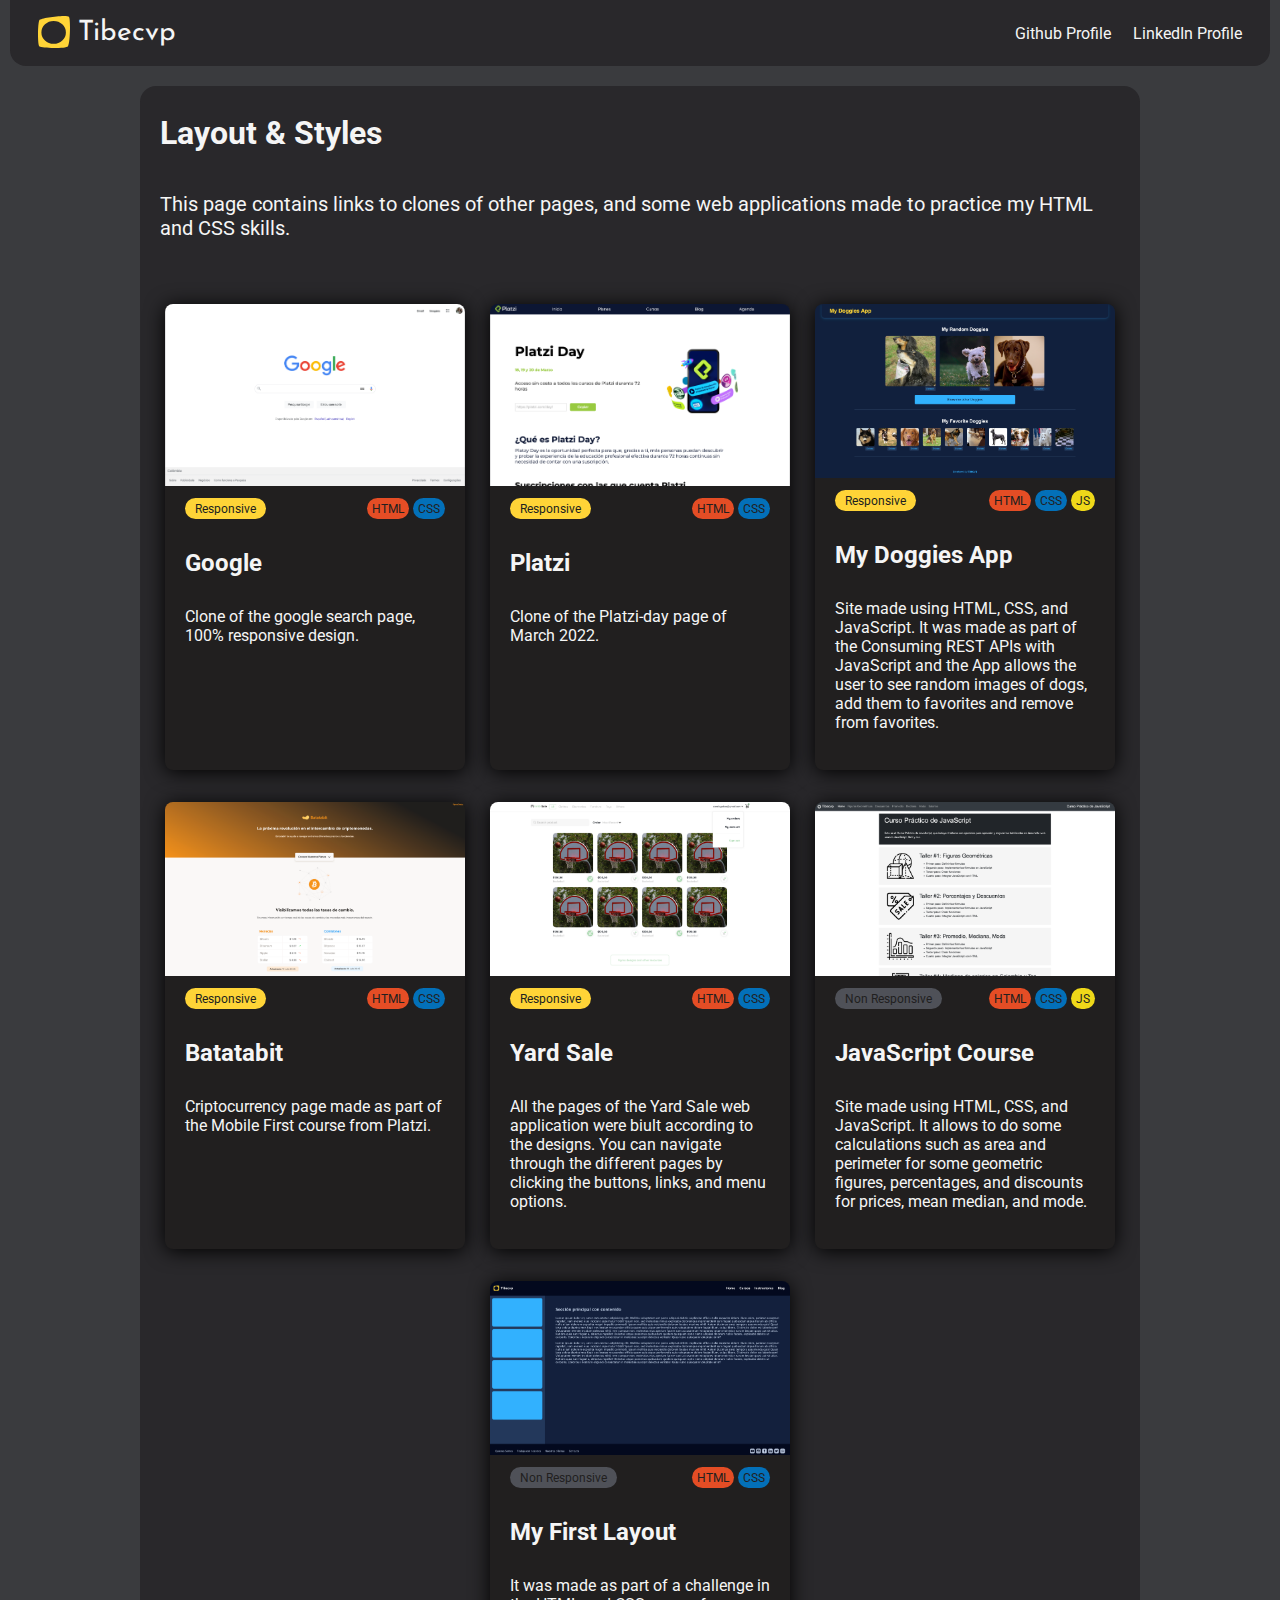
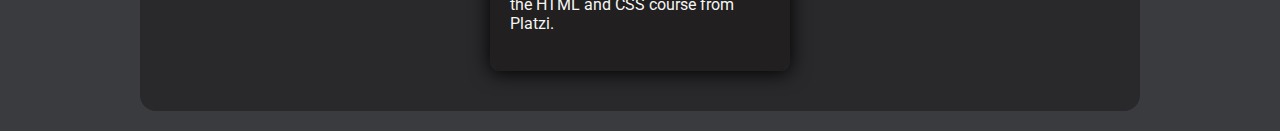
<file: index.html>
<!DOCTYPE html>
<html lang="en">

<head>
    <meta charset="UTF-8">
    <meta http-equiv="X-UA-Compatible" content="IE=edge">
    <meta name="viewport" content="width=device-width, initial-scale=1.0">
    <title>Tibecvp - HTML & CSS</title>
    <link rel="shortcut icon" href="./assets/logo.png" type="image/x-icon">
    <link rel="stylesheet" href="style.css">
    <link rel="preconnect" href="https://fonts.googleapis.com">
    <link rel="preconnect" href="https://fonts.gstatic.com" crossorigin>
    <link href="https://fonts.googleapis.com/css2?family=Roboto:wght@400;500;700&display=swap" rel="stylesheet">
    <link rel="preconnect" href="https://fonts.googleapis.com">
    <link rel="preconnect" href="https://fonts.gstatic.com" crossorigin>
    <link href="https://fonts.googleapis.com/css2?family=Josefin+Sans:wght@400;500;600;700&display=swap"
        rel="stylesheet">
</head>

<body>
    <header>
        <div class="logo">
            <figure>
                <svg viewBox="0 0 135.46666 135.46667">
                    <path id="path3579" style="fill:#ffd437;stroke-width:2.52829"
                        inkscape:transform-center-x="-1.7745833e-06" inkscape:transform-center-y="-1.8138334e-05"
                        d="M 410.57031 0.033203125 C 278.57597 1.2907444 38.47697 39.00594 21.033203 67.472656 C -2.2251528 105.42828 -12.510991 460.43851 23.865234 488.79883 C 60.241486 517.15912 447.11357 524.52141 479.88672 482.16016 C 512.65987 439.79893 525.17788 50.122725 494.2793 12.621094 C 486.55465 3.2456798 454.56843 -0.38597731 410.57031 0.033203125 z M 250.33984 79.033203 A 195.93255 183.26621 0 0 1 446.27148 262.29883 A 195.93255 183.26621 0 0 1 250.33984 445.56641 A 195.93255 183.26621 0 0 1 54.40625 262.29883 A 195.93255 183.26621 0 0 1 250.33984 79.033203 z "
                        transform="scale(0.26458333)" />
                </svg>
            </figure>
            <span>Tibecvp</span>
        </div>
        <div class="options">
            <a href="https://github.com/tibecvp" target="_blank">Github Profile</a>
            <a href="https://www.linkedin.com/in/tiberiocalderonv/" target="_blank">LinkedIn Profile</a>
        </div>
    </header>
    <main>
        <section class="text-section">
            <h1>Layout & Styles</h1>
            <p>This page contains links to clones of other pages, and some web applications made to practice my HTML and CSS skills.</p>
        </section>
        <div class="cards-container">
            <div class="card">
                <a href="./pages/googleClon/" target="_blank">
                    <img src="./assets/img/google-screenshot.png" alt="">
                    <div class="tag-container">
                        <div class="tag responsive">
                            <span>Responsive</span>
                        </div>
                        <div class="tag-technologies">
                            <div class="tag tag-html">
                                <span class="">HTML</span>
                            </div>
                            <div class="tag tag-css">
                                <span class="">CSS</span>
                            </div>
                        </div>
                    </div>
                    <h2>Google</h2>
                    <p>Clone of the google search page, 100% responsive design.</p>
                </a>
            </div>
            <div class="card">
                <a href="./pages/platziChallenge/" target="_blank">
                    <img src="./assets/img/platzi-screenshot.png" alt="">
                    <div class="tag-container">
                        <div class="tag responsive">
                            <span>Responsive</span>
                        </div>
                        <div class="tag-technologies">
                            <div class="tag tag-html">
                                <span class="">HTML</span>
                            </div>
                            <div class="tag tag-css">
                                <span class="">CSS</span>
                            </div>
                        </div>
                    </div>
                    <h2>Platzi</h2>
                    <p>Clone of the Platzi-day page of March 2022.</p>
                </a>
            </div>
            <div class="card">
                <a href="https://tibecvp.github.io/curso-api-rest-1/" target="_blank">
                    <img src="./assets/img/my-doggies-screenshot.png" alt="">
                    <div class="tag-container">
                        <div class="tag responsive">
                            <span>Responsive</span>
                        </div>
                        <div class="tag-technologies">
                            <div class="tag tag-html">
                                <span class="">HTML</span>
                            </div>
                            <div class="tag tag-css">
                                <span class="">CSS</span>
                            </div>
                            <div class="tag tag-js">
                                <span class="">JS</span>
                            </div>
                        </div>
                    </div>
                    <h2>My Doggies App</h2>
                    <p>Site made using HTML, CSS, and JavaScript. It was made as part of the Consuming REST APIs with JavaScript and the App allows the user to see random images of dogs, add them to favorites and remove from favorites.</p>
                </a>
            </div>
            <div class="card">
                <a href="https://tibecvp.github.io/curso-mobile-first/" target="_blank">
                    <img src="./assets/img/batatabit-screenshot.png" alt="">
                    <div class="tag-container">
                        <div class="tag responsive">
                            <span>Responsive</span>
                        </div>
                        <div class="tag-technologies">
                            <div class="tag tag-html">
                                <span class="">HTML</span>
                            </div>
                            <div class="tag tag-css">
                                <span class="">CSS</span>
                            </div>
                        </div>
                    </div>
                    <h2>Batatabit</h2>
                    <p>Criptocurrency page made as part of the Mobile First course from Platzi.</p>
                </a>
            </div>
            <div class="card">
                <a href="https://tibecvp.github.io/yardProject-integrated/" target="_blank">
                    <img src="./assets/img/yardSale-screenshot.png" alt="">
                    <div class="tag-container">
                        <div class="tag responsive">
                            <span>Responsive</span>
                        </div>
                        <div class="tag-technologies">
                            <div class="tag tag-html">
                                <span class="">HTML</span>
                            </div>
                            <div class="tag tag-css">
                                <span class="">CSS</span>
                            </div>
                        </div>
                    </div>
                    <h2>Yard Sale</h2>
                    <p>All the pages of the Yard Sale web application were biult according to the designs. You can navigate through the different pages by clicking the buttons, links, and menu options.</p>
                </a>
            </div>
            <div class="card">
                <a href="https://tibecvp.github.io/platzi-curso-practico-javascript/index.html" target="_blank">
                    <img src="./assets/img/js-course-screenshot.png" alt="">
                    <div class="tag-container">
                        <div class="tag">
                            <span>Non Responsive</span>
                        </div>
                        <div class="tag-technologies">
                            <div class="tag tag-html">
                                <span class="">HTML</span>
                            </div>
                            <div class="tag tag-css">
                                <span class="">CSS</span>
                            </div>
                            <div class="tag tag-js">
                                <span class="">JS</span>
                            </div>
                        </div>
                    </div>
                    <h2>JavaScript Course</h2>
                    <p>Site made using HTML, CSS, and JavaScript. It allows to do some calculations such as area and
                        perimeter for some geometric figures, percentages, and discounts for prices, mean median, and
                        mode.</p>
                </a>
            </div>
            <div class="card">
                <a href="./pages/challenge-display/" target="_blank">
                    <img src="./assets/img/challenge-display-screenshot.png" alt="">
                    <div class="tag-container">
                        <div class="tag">
                            <span>Non Responsive</span>
                        </div>
                        <div class="tag-technologies">
                            <div class="tag tag-html">
                                <span class="">HTML</span>
                            </div>
                            <div class="tag tag-css">
                                <span class="">CSS</span>
                            </div>
                        </div>
                    </div>
                    <h2>My First Layout</h2>
                    <p>It was made as part of a challenge in the HTML and CSS course from Platzi.</p>
                </a>
            </div>
            <!-- <div class="card">
                <a href="#">
                    <img src="./assets/img/example-screenshot.png" alt="">
                    <div class="tag-container">
                        <div class="tag responsive">
                            <span>Responsive</span>
                        </div>
                        <div class="tag-technologies">
                            <div class="tag tag-html">
                                <span class="">HTML</span>
                            </div>
                            <div class="tag tag-css">
                                <span class="">CSS</span>
                            </div>
                        </div>
                    </div>
                    <h2>Title</h2>
                    <p>Description</p>
                </a>
            </div> -->
        </div>
    </main>
    <footer>

    </footer>
</body>

</html>
</file>
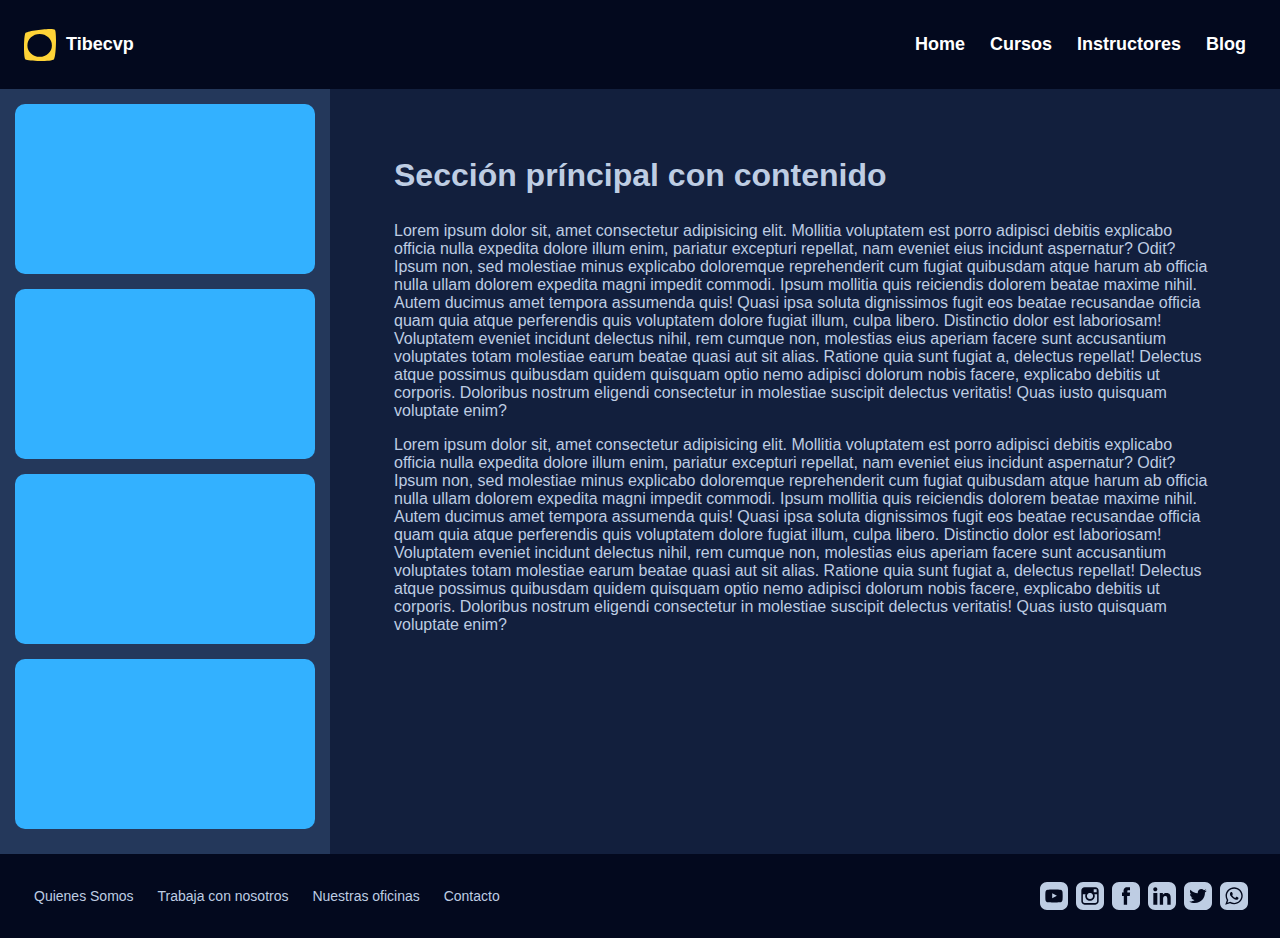
<file: challenge-display/index.html>
<!DOCTYPE html>
<html lang="en">

<head>
    <meta charset="UTF-8">
    <meta http-equiv="X-UA-Compatible" content="IE=edge">
    <meta name="viewport" content="width=device-width, initial-scale=1.0">
    <title>Layout Challenge</title>
    <link rel="stylesheet" href="style.css">
    <link rel="shortcut icon" href="./assets/logo.png" type="image/x-icon" class="logo-svg"">
</head>

<body>
    <header>
        <nav class="nav-bar">
            <div class="nav-logo">
                <svg class="logo-svg" viewBox="0 0 135.46666 135.46667">
                    <path id="path3579" style="fill:#ffd437;stroke-width:2.52829"
                        inkscape:transform-center-x="-1.7745833e-06" inkscape:transform-center-y="-1.8138334e-05"
                        d="M 410.57031 0.033203125 C 278.57597 1.2907444 38.47697 39.00594 21.033203 67.472656 C -2.2251528 105.42828 -12.510991 460.43851 23.865234 488.79883 C 60.241486 517.15912 447.11357 524.52141 479.88672 482.16016 C 512.65987 439.79893 525.17788 50.122725 494.2793 12.621094 C 486.55465 3.2456798 454.56843 -0.38597731 410.57031 0.033203125 z M 250.33984 79.033203 A 195.93255 183.26621 0 0 1 446.27148 262.29883 A 195.93255 183.26621 0 0 1 250.33984 445.56641 A 195.93255 183.26621 0 0 1 54.40625 262.29883 A 195.93255 183.26621 0 0 1 250.33984 79.033203 z "
                        transform="scale(0.26458333)" />
                </svg>
                <span>Tibecvp</span>
            </div>
            <ul class="nav-options">
                <li>
                    <a href="#">Home</a>
                </li>
                <li>
                    <a href="#">Cursos</a>
                </li>
                <li>
                    <a href="#">Instructores</a>
                </li>
                <li>
                    <a href="#">Blog</a>
                </li>
            </ul>
        </nav>
    </header>
    <main>
        <aside class="side-bar">
            <section>
                <div></div>
                <div></div>
                <div></div>
                <div></div>
            </section>
        </aside>
        <div class="main-content">
            <section>
                <h1>Sección príncipal con contenido</h1>
                <p>Lorem ipsum dolor sit, amet consectetur adipisicing elit. Mollitia voluptatem est porro adipisci
                    debitis explicabo officia nulla expedita dolore illum enim, pariatur excepturi repellat, nam eveniet
                    eius incidunt aspernatur? Odit?
                    Ipsum non, sed molestiae minus explicabo doloremque reprehenderit cum fugiat quibusdam atque harum
                    ab officia nulla ullam dolorem expedita magni impedit commodi. Ipsum mollitia quis reiciendis
                    dolorem beatae maxime nihil.
                    Autem ducimus amet tempora assumenda quis! Quasi ipsa soluta dignissimos fugit eos beatae recusandae
                    officia quam quia atque perferendis quis voluptatem dolore fugiat illum, culpa libero. Distinctio
                    dolor est laboriosam!
                    Voluptatem eveniet incidunt delectus nihil, rem cumque non, molestias eius aperiam facere sunt
                    accusantium voluptates totam molestiae earum beatae quasi aut sit alias. Ratione quia sunt fugiat a,
                    delectus repellat!
                    Delectus atque possimus quibusdam quidem quisquam optio nemo adipisci dolorum nobis facere,
                    explicabo debitis ut corporis. Doloribus nostrum eligendi consectetur in molestiae suscipit delectus
                    veritatis! Quas iusto quisquam voluptate enim?</p>
                <p>Lorem ipsum dolor sit, amet consectetur adipisicing elit. Mollitia voluptatem est porro adipisci
                    debitis explicabo officia nulla expedita dolore illum enim, pariatur excepturi repellat, nam eveniet
                    eius incidunt aspernatur? Odit?
                    Ipsum non, sed molestiae minus explicabo doloremque reprehenderit cum fugiat quibusdam atque harum
                    ab officia nulla ullam dolorem expedita magni impedit commodi. Ipsum mollitia quis reiciendis
                    dolorem beatae maxime nihil.
                    Autem ducimus amet tempora assumenda quis! Quasi ipsa soluta dignissimos fugit eos beatae recusandae
                    officia quam quia atque perferendis quis voluptatem dolore fugiat illum, culpa libero. Distinctio
                    dolor est laboriosam!
                    Voluptatem eveniet incidunt delectus nihil, rem cumque non, molestias eius aperiam facere sunt
                    accusantium voluptates totam molestiae earum beatae quasi aut sit alias. Ratione quia sunt fugiat a,
                    delectus repellat!
                    Delectus atque possimus quibusdam quidem quisquam optio nemo adipisci dolorum nobis facere,
                    explicabo debitis ut corporis. Doloribus nostrum eligendi consectetur in molestiae suscipit delectus
                    veritatis! Quas iusto quisquam voluptate enim?</p>
            </section>
        </div>
    </main>
    <footer>
        <section class="footer-info">
            <ul class="nav-options">
                <li>
                    <a href="#">Quienes Somos</a>
                </li>
                <li>
                    <a href="#">Trabaja con nosotros</a>
                </li>
                <li>
                    <a href="#">Nuestras oficinas</a>
                </li>
                <li>
                    <a href="#">Contacto</a>
                </li>
            </ul>
        </section>
        <section class="footer-social">
            <svg version="1.1" id="Layer_1" xmlns="http://www.w3.org/2000/svg" xmlns:xlink="http://www.w3.org/1999/xlink" x="0px" y="0px"
	 viewBox="0 0 504 504" style="enable-background:new 0 0 504 504;" xml:space="preserve">
		<polygon points="219.6,202.4 219.6,294.4 304.4,248.8 		"/>
		<path d="M377.6,0H126C56.8,0,0,56.8,0,126.4V378c0,69.2,56.8,126,126,126h251.6c69.6,0,126.4-56.8,126.4-126.4V126.4
			C504,56.8,447.2,0,377.6,0z M408,264.4c0,26.4-2.4,53.2-2.4,53.2s-2.8,22.4-12,32.4c-12,13.2-25.2,13.2-31.2,14
			c-44,3.2-110,3.6-110,3.6s-82-1.2-107.2-3.6c-6.8-1.2-22.8-0.8-34.8-14c-9.6-10-12-32.4-12-32.4S96,290.8,96,264.4v-24.8
			c0-26.4,2.4-53.2,2.4-53.2s2.8-22.4,12-32.4c12-13.2,25.2-13.6,31.2-14.4C186,136.4,252,136,252,136s66,0.4,110,3.6
			c6,0.8,19.6,1.2,31.6,14c9.6,10,12,32.8,12,32.8s2.4,26.8,2.4,53.2V264.4z"/>
            </svg>
            <svg version="1.1" id="Layer_1" xmlns="http://www.w3.org/2000/svg"
                xmlns:xlink="http://www.w3.org/1999/xlink" x="0px" y="0px" viewBox="0 0 504.4 504.4"
                style="enable-background:new 0 0 504.4 504.4;" xml:space="preserve">
                <path d="M296.8,219.8c-10-14-26.4-23.2-44.8-23.2c-18.4,0-34.8,9.2-44.8,23.2c-6.4,9.2-10.4,20.4-10.4,32.4
			c0,30.4,24.8,55.2,55.2,55.2c30.4,0,55.2-24.8,55.2-55.2C307.2,240.2,303.2,229,296.8,219.8z" />
                <path d="M331.6,220.2c4,8,6.4,20.8,6.4,32c0,47.2-38.4,86-86,86c-47.6,0-86-38.4-86-86c0-11.6,2.4-24,6.4-32H124v128.4
			c0,16.8,14.8,31.6,31.6,31.6h192.8c16.8,0,31.6-14.8,31.6-31.6V220.2H331.6z" />
                <polygon points="365.6,131.4 319.2,131.4 319.2,184.6 372,184.6 372,138.2 372,131 		" />
                <path d="M377.6,0.2H126.4C56.8,0.2,0,57,0,126.6v251.6c0,69.2,56.8,126,126.4,126H378c69.6,0,126.4-56.8,126.4-126.4V126.6
			C504,57,447.2,0.2,377.6,0.2z M408,219.8L408,219.8l0,128.8c0,33.6-26,59.6-59.6,59.6H155.6c-33.6,0-59.6-26-59.6-59.6V219.8v-64
			c0-33.6,26-59.6,59.6-59.6h192.8c33.6,0,59.6,26,59.6,59.6V219.8z" />
            </svg>
            <svg version="1.1" id="Layer_1" xmlns="http://www.w3.org/2000/svg"
                xmlns:xlink="http://www.w3.org/1999/xlink" x="0px" y="0px" viewBox="0 0 504 504"
                style="enable-background:new 0 0 504 504;" xml:space="preserve">
                <path d="M377.6,0H126C56.8,0,0,56.8,0,126.4V378c0,69.2,56.8,126,126,126h251.6c69.6,0,126.4-56.8,126.4-126.4V126.4
			C504,56.8,447.2,0,377.6,0z M319.6,252H272v156h-60V252h-32v-64h28v-27.2c0-25.6,12.8-66,66.8-66H324V148h-34.8
			c-5.6,0-13.2,3.6-13.2,16v24h49.2L319.6,252z" />
            </svg>
            <svg version="1.1" id="Layer_1" xmlns="http://www.w3.org/2000/svg" xmlns:xlink="http://www.w3.org/1999/xlink" x="0px" y="0px"
	 viewBox="0 0 504.4 504.4" style="enable-background:new 0 0 504.4 504.4;" xml:space="preserve">
		<path d="M377.6,0.2H126.4C56.8,0.2,0,57,0,126.6v251.6c0,69.2,56.8,126,126.4,126H378c69.6,0,126.4-56.8,126.4-126.4V126.6
			C504,57,447.2,0.2,377.6,0.2z M168,408.2H96v-208h72V408.2z M131.6,168.2c-20.4,0-36.8-16.4-36.8-36.8c0-20.4,16.4-36.8,36.8-36.8
			c20.4,0,36.8,16.4,36.8,36.8C168,151.8,151.6,168.2,131.6,168.2z M408.4,408.2H408h-60V307.4c0-24.4-3.2-55.6-36.4-55.6
			c-34,0-39.6,26.4-39.6,54v102.4h-60v-208h56v28h1.6c8.8-16,29.2-28.4,61.2-28.4c66,0,77.6,38,77.6,94.4V408.2z"/>
            </svg>
            <svg version="1.1" id="Layer_1" xmlns="http://www.w3.org/2000/svg" xmlns:xlink="http://www.w3.org/1999/xlink" x="0px" y="0px"
	 viewBox="0 0 504.4 504.4" style="enable-background:new 0 0 504.4 504.4;" xml:space="preserve">
		<path d="M377.6,0.2H126.4C56.8,0.2,0,57,0,126.6v251.6c0,69.2,56.8,126,126.4,126H378c69.6,0,126.4-56.8,126.4-126.4V126.6
			C504,57,447.2,0.2,377.6,0.2z M377.2,189c0,2.8,0,5.6,0,8.4c0,84-64.8,180.8-183.6,180.8c-36.4,0-70.4-10.4-98.8-28.4
			c5.2,0.4,10,0.8,15.2,0.8c30.4,0,58-10,80-27.2c-28.4-0.4-52-18.8-60.4-44c4,0.8,8,1.2,12,1.2c6,0,12-0.8,17.2-2.4
			c-28.8-6-50.8-31.6-50.8-62.4V215c8,4.8,18.4,7.6,28.8,8c-17.2-11.2-28.8-30.8-28.8-52.8c0-11.6,3.2-22.4,8.8-32
			c32,38.4,79.2,63.6,132.8,66.4c-1.2-4.8-1.6-9.6-1.6-14.4c0-35.2,28.8-63.6,64.4-63.6c18.4,0,35.2,7.6,47.2,20
			c14.8-2.8,28.4-8,40.8-15.6c-4.8,14.8-15.2,27.2-28.4,35.2c13.2-1.6,25.6-4.8,37.2-10C400.4,169,389.6,180.2,377.2,189z"/>
            </svg>
            <svg version="1.1" id="Layer_1" xmlns="http://www.w3.org/2000/svg" xmlns:xlink="http://www.w3.org/1999/xlink" x="0px" y="0px"
	 viewBox="0 0 504.4 504.4" style="enable-background:new 0 0 504.4 504.4;" xml:space="preserve">
		<path d="M254.8,119.4c-71.6,0-129.6,57.6-129.6,128.8c0,28,9.2,54.4,24.8,75.6l-16.4,48l50-16c20.4,13.6,45.2,21.2,71.6,21.2
			c71.6,0,130-57.6,130-128.8C384.8,177,326.4,119.4,254.8,119.4z M330.8,301.4c-3.2,8.8-18.8,17.2-25.6,18s-6.8,5.6-45.6-9.2
			c-38.4-15.2-62.8-54-64.8-56.8c-2-2.4-15.6-20.4-15.6-38.8c0-18.4,9.6-27.6,13.2-31.2c3.6-3.6,7.6-4.8,10-4.8
			c2.4,0,5.2,0.4,7.2,0.4c2.4,0,5.2-1.2,8.4,6.4c3.2,7.6,10.8,26,11.6,28s1.6,4,0.4,6.4c-1.2,2.4-2,4-3.6,6.4c-2,2-4,4.8-5.6,6.4
			c-2,2-4,4-1.6,7.6c2.4,3.6,10,16,21.2,26c14.4,12.8,26.8,16.8,30.4,18.8c3.6,2,6,1.6,8-0.8c2.4-2.4,9.6-10.8,12-14.8
			c2.4-3.6,5.2-3.2,8.4-2c3.6,1.2,22,10.4,26,12.4c3.6,2,6.4,2.8,7.2,4.4C333.6,285,333.6,292.6,330.8,301.4z"/>
		<path d="M377.6,0.2H126.4C56.8,0.2,0,57,0,126.6v251.6c0,69.2,56.8,126,126.4,126H378c69.6,0,126.4-56.8,126.4-126.4V126.6
			C504,57,447.2,0.2,377.6,0.2z M254.8,401.4c-27.2,0-52.4-6.8-74.8-19.2l-85.6,27.2l28-82c-14-23.2-22-50.4-22-79.2
			c0-84.8,69.2-153.2,154.4-153.2s154.4,68.4,154.4,153.2S340,401.4,254.8,401.4z"/>
            </svg>
        </section>
    </footer>
</body>

</html>
</file>
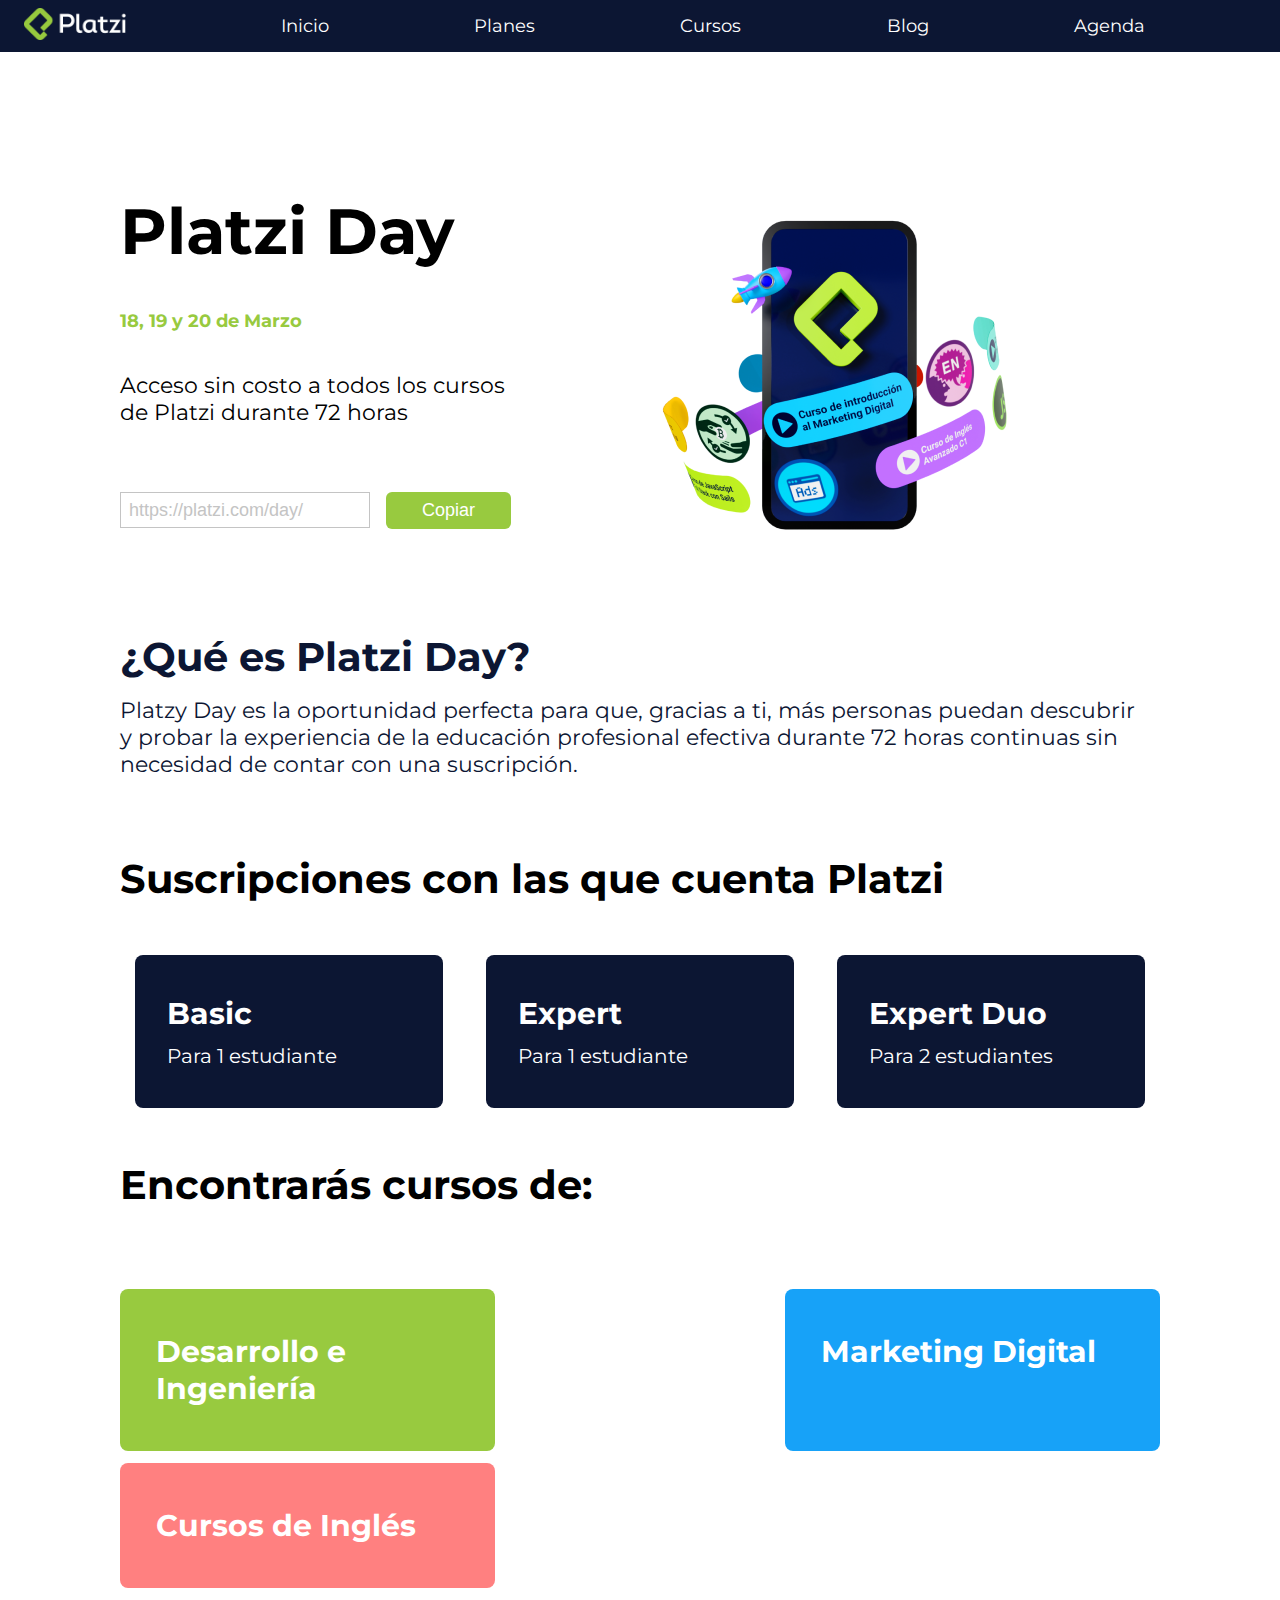
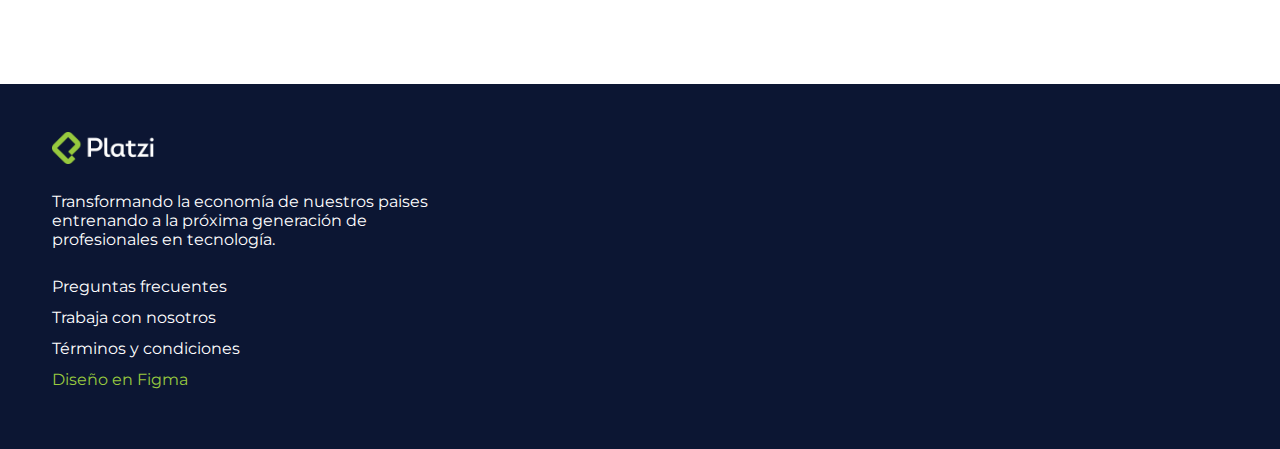
<file: platziChallenge/index.html>
<!DOCTYPE html>
<html lang="en">

<head>
    <meta charset="UTF-8">
    <meta http-equiv="X-UA-Compatible" content="IE=edge">
    <meta name="viewport" content="width=device-width, initial-scale=1.0">
    <link rel="stylesheet" href="./style.css">
    <link rel="preconnect" href="https://fonts.googleapis.com">
    <link rel="preconnect" href="https://fonts.gstatic.com" crossorigin>
    <link href="https://fonts.googleapis.com/css2?family=Montserrat:wght@400;500;600;700&display=swap" rel="stylesheet">
    <title>Platzi Day</title>
    <link rel="shortcut icon" href="../assets/logo.png" type="image/x-icon">
</head>

<body>
    <header>
        <nav>
            <figure class="logo">
                <img src="./assets/platzi_logo.webp" alt="Logo de Platzi">
            </figure>
            <div class="nav-options">
                <p>Inicio</p>
                <p>Planes</p>
                <p>Cursos</p>
                <p>Blog</p>
                <p>Agenda</p>
            </div>
        </nav>
    </header>
    <main>
        <section class="section-one">
            <div class="left-section">
                <h1>Platzi Day</h1>
                <h4 class="dates">18, 19 y 20 de Marzo</h4>
                <p>Acceso sin costo a todos los cursos <br> de Platzi durante 72 horas</p>
                <input type="text" name="" id="" value="https://platzi.com/day/">
                <button>Copiar</button>
            </div>
            <div class="right-section">
                <img src="./assets/platzy_day.png" alt="">
            </div>
        </section>
        <section>
            <div class="first-section">
                <h2>¿Qué es Platzi Day?</h2>
                <p>
                    Platzy Day es la oportunidad perfecta para que, gracias a ti, más personas puedan descubrir <br>
                    y probar la experiencia de la educación profesional efectiva durante 72 horas continuas sin <br>
                    necesidad de contar con una suscripción.
                </p>
            </div>
            <div class="second-section">
                <h2>Suscripciones con las que cuenta Platzi</h2>
                <div class="card-section">
                    <div class="card">
                        <h4>Basic</h4>
                        <p>Para 1 estudiante</p>
                    </div>
                    <div class="card">
                        <h4>Expert</h4>
                        <p>Para 1 estudiante</p>
                    </div>
                    <div class="card">
                        <h4>Expert Duo</h4>
                        <p>Para 2 estudiantes</p>
                    </div>
                </div>
            </div>
            <div class="third-section">
                <h2>Encontrarás cursos de:</h2>
                <div class="courses-section">
                    <div class="card-courses" id="green">
                        <h4>Desarrollo e Ingeniería</h4>
                    </div>
                    <div class="card-courses" id="blue">
                        <h4>Marketing Digital</h4>
                    </div>
                    <div class="card-courses" id="pink">
                        <h4>Cursos de Inglés</h4>
                    </div>
                </div>
            </div>
        </section>
    </main>
    <footer>
        <figure class="logo">
            <img src="./assets/platzi_logo.webp" alt="">
        </figure>
        <p>
            Transformando la economía de nuestros paises <br>
            entrenando a la próxima generación de <br>
            profesionales en tecnología.
        </p>
        <ul>
            <li>Preguntas frecuentes</li>
            <li>Trabaja con nosotros</li>
            <li>Términos y condiciones</li>
            <li>
                <a target="_blank"
                    href="https://www.figma.com/file/BIvMK5z4qpusGfr5l3Of6s/Platzi-Live-Landing?node-id=2%3A2">Diseño en
                    Figma</a>
            </li>
        </ul>
    </footer>
</body>

</html>
</file>
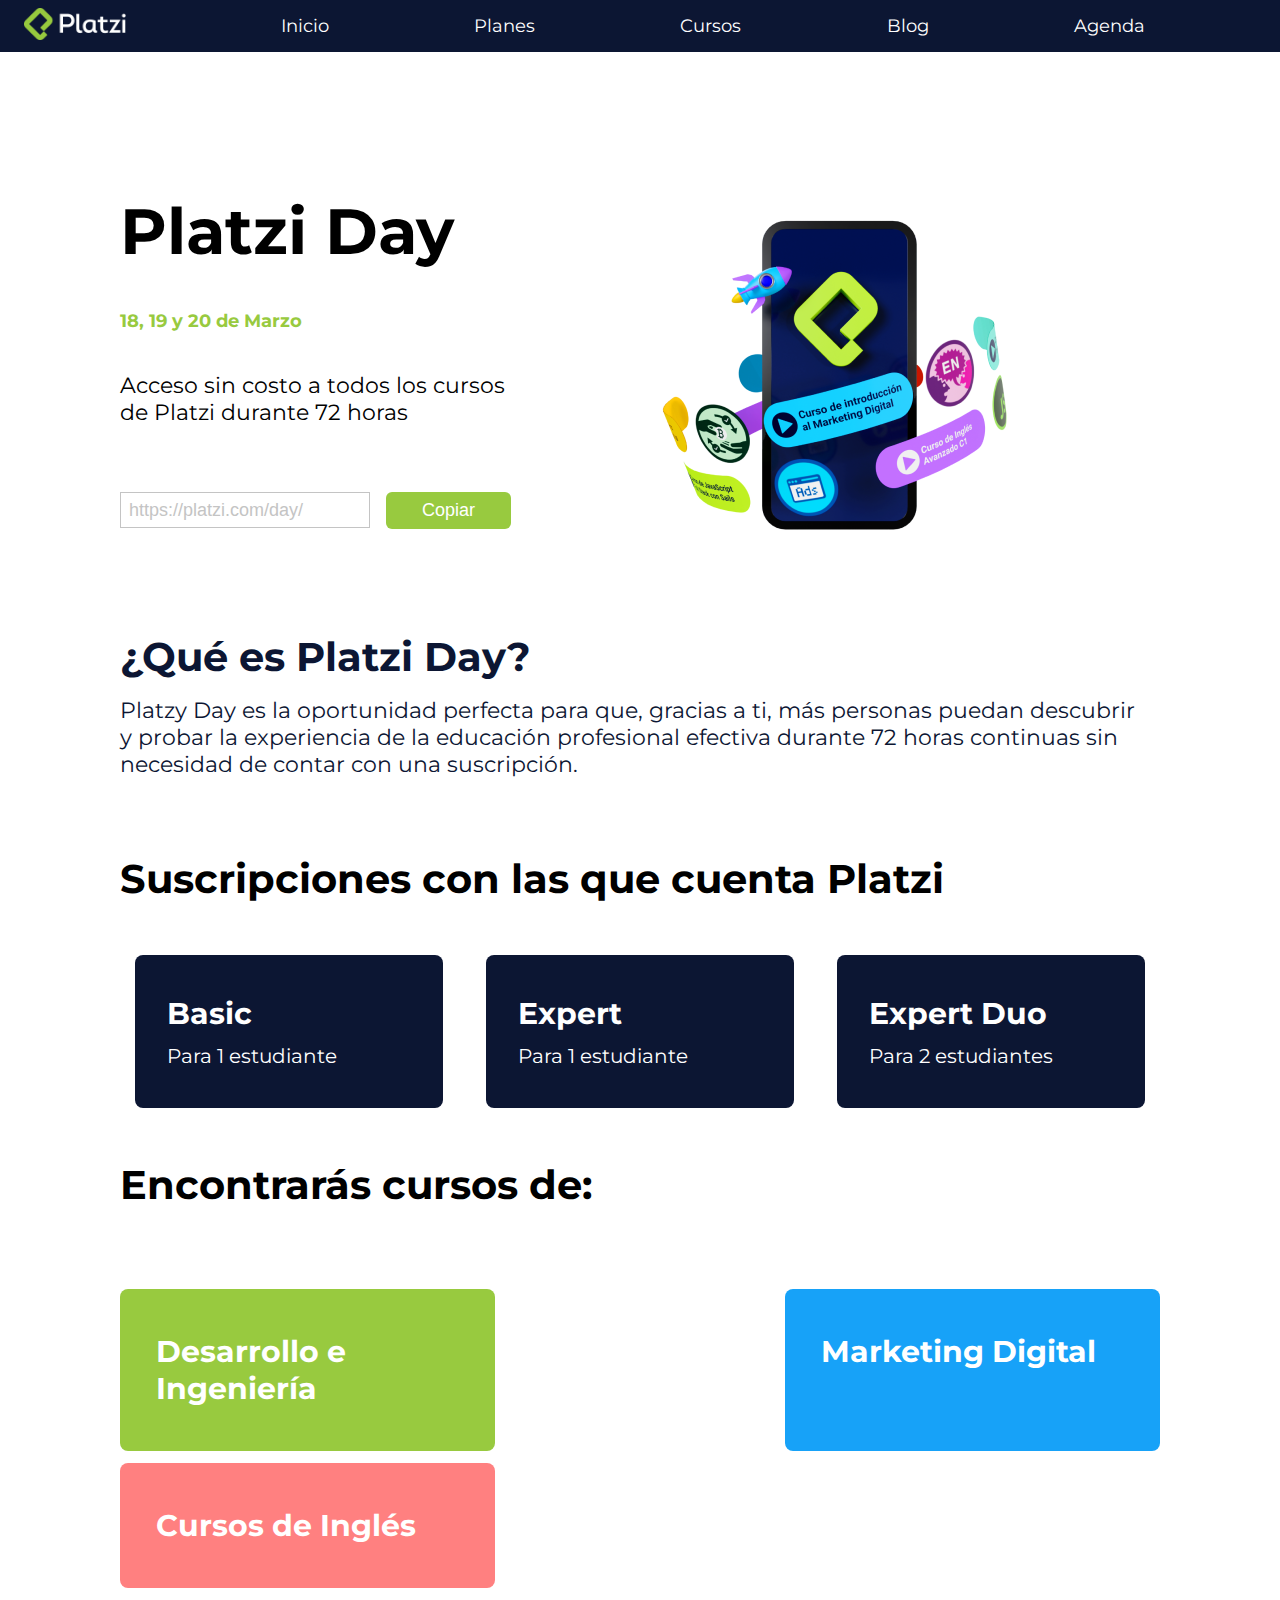
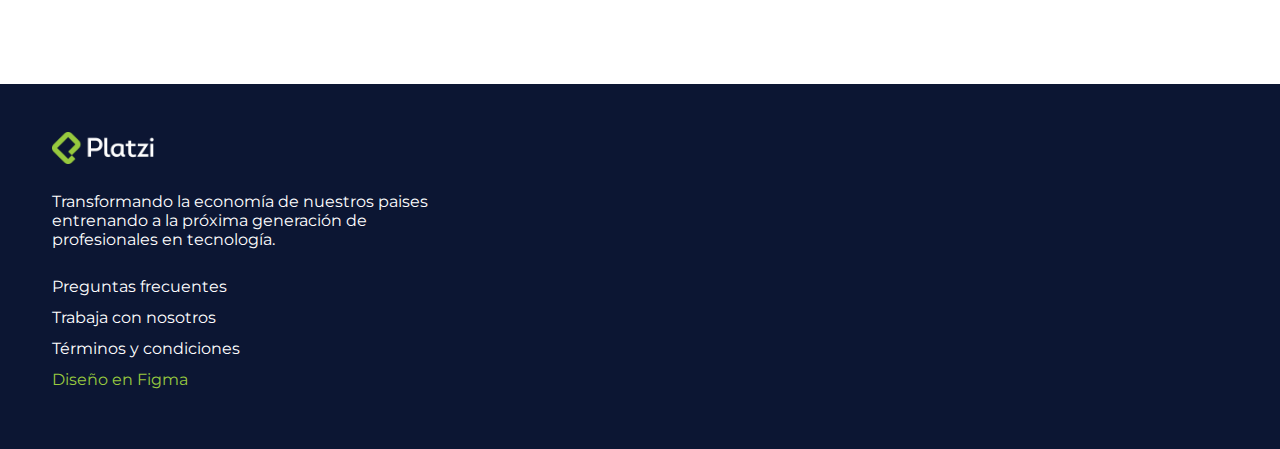
<file: pages/platziChallenge/index.html>
<!DOCTYPE html>
<html lang="en">

<head>
    <meta charset="UTF-8">
    <meta http-equiv="X-UA-Compatible" content="IE=edge">
    <meta name="viewport" content="width=device-width, initial-scale=1.0">
    <link rel="stylesheet" href="./style.css">
    <link rel="preconnect" href="https://fonts.googleapis.com">
    <link rel="preconnect" href="https://fonts.gstatic.com" crossorigin>
    <link href="https://fonts.googleapis.com/css2?family=Montserrat:wght@400;500;600;700&display=swap" rel="stylesheet">
    <title>Platzi Day</title>
    <link rel="shortcut icon" href="../../assets/logo.png" type="image/x-icon">
</head>

<body>
    <header>
        <nav>
            <figure class="logo">
                <img src="./assets/platzi_logo.webp" alt="Logo de Platzi">
            </figure>
            <div class="nav-options">
                <p>Inicio</p>
                <p>Planes</p>
                <p>Cursos</p>
                <p>Blog</p>
                <p>Agenda</p>
            </div>
        </nav>
    </header>
    <main>
        <section class="section-one">
            <div class="left-section">
                <h1>Platzi Day</h1>
                <h4 class="dates">18, 19 y 20 de Marzo</h4>
                <p>Acceso sin costo a todos los cursos <br> de Platzi durante 72 horas</p>
                <input type="text" name="" id="" value="https://platzi.com/day/">
                <button>Copiar</button>
            </div>
            <div class="right-section">
                <img src="./assets/platzy_day.png" alt="">
            </div>
        </section>
        <section>
            <div class="first-section">
                <h2>¿Qué es Platzi Day?</h2>
                <p>
                    Platzy Day es la oportunidad perfecta para que, gracias a ti, más personas puedan descubrir <br>
                    y probar la experiencia de la educación profesional efectiva durante 72 horas continuas sin <br>
                    necesidad de contar con una suscripción.
                </p>
            </div>
            <div class="second-section">
                <h2>Suscripciones con las que cuenta Platzi</h2>
                <div class="card-section">
                    <div class="card">
                        <h4>Basic</h4>
                        <p>Para 1 estudiante</p>
                    </div>
                    <div class="card">
                        <h4>Expert</h4>
                        <p>Para 1 estudiante</p>
                    </div>
                    <div class="card">
                        <h4>Expert Duo</h4>
                        <p>Para 2 estudiantes</p>
                    </div>
                </div>
            </div>
            <div class="third-section">
                <h2>Encontrarás cursos de:</h2>
                <div class="courses-section">
                    <div class="card-courses" id="green">
                        <h4>Desarrollo e Ingeniería</h4>
                    </div>
                    <div class="card-courses" id="blue">
                        <h4>Marketing Digital</h4>
                    </div>
                    <div class="card-courses" id="pink">
                        <h4>Cursos de Inglés</h4>
                    </div>
                </div>
            </div>
        </section>
    </main>
    <footer>
        <figure class="logo">
            <img src="./assets/platzi_logo.webp" alt="">
        </figure>
        <p>
            Transformando la economía de nuestros paises <br>
            entrenando a la próxima generación de <br>
            profesionales en tecnología.
        </p>
        <ul>
            <li>Preguntas frecuentes</li>
            <li>Trabaja con nosotros</li>
            <li>Términos y condiciones</li>
            <li>
                <a target="_blank"
                    href="https://www.figma.com/file/BIvMK5z4qpusGfr5l3Of6s/Platzi-Live-Landing?node-id=2%3A2">Diseño en
                    Figma</a>
            </li>
        </ul>
    </footer>
</body>

</html>
</file>
<file: style.css>
:root {
    --dark-background-color: #3a3b3e;
    --dark-background-color2: #29282b;
    --card-background-color: #211f1f;
    --white-smoke: whitesmoke;
    --black: black;
    --primary-color: #ffd437;
}

* {
    box-sizing: border-box;
    margin: 0;
    padding: 0;
}

html {
    font-size: 62.5%;
}

body {
    background-color: var(--dark-background-color);
    font-family: 'Roboto', sans-serif;
}

header {
    background-color: var(--dark-background-color2);
    padding: 1.6rem 2.8rem;
    margin: 0 1rem;
    border-radius: 0 0 1.6rem 1.6rem;
    display: flex;
    justify-content: space-between;
    align-items: center;
}

.logo {
    display: flex;
    align-items: center;
    color: var(--white-smoke);
}

.logo svg {
    width: 3.2rem;
}

.logo span {
    font-size: 2.8rem;
    font-family: 'Josefin Sans', sans-serif;
    margin-left: 0.8rem;
}

.options a {
    color: var(--white-smoke);
    font-size: 1.6rem;
    text-decoration: none;
    margin-left: 2rem;
}

.options a:hover {
    font-size: 2rem;
    color: var(--primary-color);
}

main {
    max-width: 100rem;
    min-height: 90vh;
    margin: 2rem auto;
    padding: 0.4rem 2rem 4rem;
    background-color: var(--dark-background-color2);
    border-radius: 1.6rem;
}

.text-section {
    color: var(--white-smoke);
    font-size: 1.6rem;
    margin: 2.4rem 0 4rem;
}

.text-section h1 {
    font-size: 3.2rem;
    margin-bottom: 4rem;
}

.text-section p {
    font-size: 2rem;
    margin-bottom: 6.4rem;
}

.cards-container {
    display: flex;
    justify-content: space-evenly;
    flex-wrap: wrap;
    column-gap: 2rem;
    row-gap: 3.2rem;
}

.card {
    background-color: var(--card-background-color);
    width: 30rem;
    font-size: 1.6rem;
    border-radius: 0.8rem;
    box-shadow: 0 0.2rem 2rem var(--black);
    overflow: hidden;
    padding-bottom: 0.8rem;
}

.card:hover {
    box-shadow: 0 0.2rem 2rem var(--dark-background-color);
}

.card .tag-container {
    display: flex;
    justify-content: space-between;
    align-items: center;
    margin: 0.8rem 2rem;
}

.card .tag {
    padding: 0 1rem;
    color: var(--card-background-color);
    border-radius: 1.2rem;
    width: fit-content;
    background-color: #4f5158;
}

.tag-container span {
    font-size: 1.2rem;
    line-height: 2rem;
}

.tag-container .tag-technologies {
    display: flex;
    gap: 4px;
}

.tag-container .tag-technologies .tag {
    padding: 0 0.5rem;
}

.tag-container .tag-technologies .tag-html {
    background-color: #e44d25; /* oscuro #e44d25 | claro #f16629 */
}

.tag-container .tag-technologies .tag-css {
    background-color: #0370b9; /* oscuro #0370b9 | claro #28a8df */
}

.tag-container .tag-technologies .tag-js {
    background-color: #efd819;
}

.card .responsive {
    background-color: var(--primary-color);
}

.card img {
    width: 100%;
    min-height: 12.55rem;
    object-fit: cover;
}

.card a {
    text-decoration: none;
    color: var(--white-smoke);
}

.card h2, .card p{
    margin: 3rem 2rem;
}

@media (max-width: 1020px) {
    main {
        margin: 2rem 1rem;
    }
}

@media (max-width: 659px) {
    
    .cards-container {
        justify-content: center;
    }

    .options a {
        font-size: 1.4rem;
        margin-left: 1.2rem;
    }
    
    .options a:hover {
        font-size: 1.6rem;
    }
}

@media (max-width: 440px) {
    .options {
        display: flex;
        flex-direction: column;
        gap: 0.8rem;
    }
}
</file>
<file: challenge-display/style.css>
:root {
    --header-blue: #121f3d;
    --aside-blu: #24385b;
    --dark-blue: #03091e;
    --card-blue: #33b1ff;
    --text-content: #becde3;
    --white: #ffffff;
    --primary-orange: #F5B700;
}

* {
    box-sizing: border-box;
    margin: 0;
    padding: 0;
}

html {
    font-size: 62.5%;
    font-family: 'Lucida Sans', 'Lucida Sans Regular', 'Lucida Grande', 'Lucida Sans Unicode', Geneva, Verdana, sans-serif;
}

.nav-bar, footer {
    background-color:  var(--dark-blue);
    padding: 2.4rem;
    display: flex;
    justify-content: space-between;
    color: var(--white);
}

.nav-bar {
    font-size: 1.8rem;
    font-weight: bold;
}

.nav-logo {
    display: flex;
    align-items: center;
}

.nav-logo span {
    /* font-size: 2.4rem; */
    margin-left: 1rem;
}

.logo-svg {
    width: 3.2rem;
}

.nav-options li {
    display: inline-block;
    padding: 10px;
}
.nav-options li a {
    color: inherit;
    text-decoration: none;
}

main {
    display: flex;
    min-height: 85vh;
}

.main-content {
    background-color: var(--header-blue);
    color: var(--text-content);
    width: 100%;
    font-size: 1.6rem;
    padding: 4rem 6.4rem;
}

.main-content h1 {
    margin: 2.8rem 0;
}
.main-content p {
    margin: 1.6rem 0;
}

.side-bar {
    background-color: var(--aside-blu);
    padding: 1.5rem;
}

.side-bar section {
    display: grid;
    gap: 1.5rem;
}

.side-bar section div {
    background-color: var(--card-blue);
    width: 30rem;
    height: 17rem;
    border-radius: 1rem;
}

.footer-info {
    font-size: 1.4rem;
    color: var(--text-content);
}

.footer-social {
    display: flex;
    align-items: center;
}

.footer-social svg {
    fill: var(--text-content);
    width: 2.8rem;
    margin-right: 0.8rem;
}
</file>
<file: platziChallenge/style.css>
:root {
    --dark-blue: #0c1633;
    --platzi-green: #98CA3F;
    --blue-card: #17A2F8;
    --pink-card: #FF8080;
    --input-border-color: #C4C4C4;
}

* {
    box-sizing: border-box;
    margin: 0;
    padding: 0;
}

html {
    font-size: 62.5%;
}

body {
    font-family: 'Montserrat', sans-serif;
    font-size: 1.6rem;
}

nav {
    width: 100%;
    background-color: var(--dark-blue);
    color: white;
    padding: 0.8rem 0;
    display: flex;
    flex-wrap: wrap;
    gap: 2rem;
    align-items: center;
    justify-items: baseline;
}

.nav-options {
    font-size: 1.8rem;
    display: flex;
    flex-wrap: wrap;
    gap: 1rem;
    flex-grow: 1;
    justify-content: space-evenly;
}

.nav-options p {
    cursor: pointer;
}

nav .logo {
    margin-left: 2.4rem;
}

.logo img{
    width: 10.2rem;
}

main {
    padding: 4rem 12rem;
}

.section-one {
    display: flex;
    flex-wrap: wrap;
    margin-top: 10rem;
}

h1 {
    font-size: 6.4rem;
    font-weight: bolder;
}

.dates {
    color: var(--platzi-green);
    font-weight: bold;
    font-size: 1.8rem;
    margin: 4rem 0;
}

.left-section > p {
    font-size: 2.2rem;
    margin-bottom: 5.6rem;
}

input {
    width: 25rem;
    height: 3.6rem;
    border: 1px var(--input-border-color) solid;
    outline: none;
    padding: 0 0.8rem;
    font-size: 1.8rem;
    margin-right: 1.2rem;
    color: var(--input-border-color);
}

button {
    margin-top: 1rem;
    padding: 0.8rem 3.6rem;
    border-radius: 0.6rem;
    background-color: var(--platzi-green);
    border: 0;
    color: white;
    font-size: 1.8rem;
    font-weight: 500;
    cursor: pointer;
}

.right-section {
    margin: 0 auto;
} 

.right-section img {
    width: auto;
    max-width: 100%;
}

h2 {
    font-size: 4rem;
}

.first-section {
    margin-top: 6.4rem;
    margin-bottom: 7.6rem;
    font-size: 2.2rem;
    color: var(--dark-blue);
}

.first-section > h2 {
    margin-bottom: 1.6rem;
}

.card-section {
    margin: 5.2rem 0;
    display: flex;
    flex-wrap: wrap;
    justify-content: space-around;
    gap: 1.2rem;
}

.card {
    width: 30.8rem;
    background-color: var(--dark-blue);
    color: white;
    padding: 4rem 3.2rem;
    border-radius: 0.8rem;
}

.card > h4 {
    font-size: 3rem;
    margin-bottom: 1.2rem;
}

.card > p {
    font-size: 2rem;
}

.courses-section {
    margin-top: 8rem;
    margin-bottom: 5.6rem;
    display: flex;
    flex-wrap: wrap;
    justify-content: space-between;
    gap: 1.2rem;
}

.card-courses {
    padding: 4.4rem 3.6rem;
    color: white;
    border-radius: 0.8rem;
    font-size: 3rem;
    width: 37.5rem;
}

#green {
    background-color: var(--platzi-green);
}

#blue {
    background-color: var(--blue-card);
}

#pink {
    background-color: var(--pink-card);
}

footer {
    background-color: var(--dark-blue);
    color: white;
    padding: 4.8rem 5.2rem;
}

footer .logo {
    margin-bottom: 2.4rem;
}

footer p {
    margin-bottom: 2.8rem;
}

footer li {
    list-style: none;
    margin-bottom: 1.2rem;
}

footer a {
    text-decoration: none;
    color: var(--platzi-green);
}

footer a:hover {
    text-decoration: underline;
}

@media (max-width: 1000px) {
    main {
        padding: 2rem 8rem;
    }

    .section-one {
        margin-top: 6rem;
    }
}

@media (max-width: 800px) {
    main {
        padding: 2rem 4rem;
    }
}
</file>
<file: pages/platziChallenge/style.css>
:root {
    --dark-blue: #0c1633;
    --platzi-green: #98CA3F;
    --blue-card: #17A2F8;
    --pink-card: #FF8080;
    --input-border-color: #C4C4C4;
}

* {
    box-sizing: border-box;
    margin: 0;
    padding: 0;
}

html {
    font-size: 62.5%;
}

body {
    font-family: 'Montserrat', sans-serif;
    font-size: 1.6rem;
}

nav {
    width: 100%;
    background-color: var(--dark-blue);
    color: white;
    padding: 0.8rem 0;
    display: flex;
    flex-wrap: wrap;
    gap: 2rem;
    align-items: center;
    justify-items: baseline;
}

.nav-options {
    font-size: 1.8rem;
    display: flex;
    flex-wrap: wrap;
    gap: 1rem;
    flex-grow: 1;
    justify-content: space-evenly;
}

.nav-options p {
    cursor: pointer;
}

nav .logo {
    margin-left: 2.4rem;
}

.logo img{
    width: 10.2rem;
}

main {
    padding: 4rem 12rem;
}

.section-one {
    display: flex;
    flex-wrap: wrap;
    margin-top: 10rem;
}

h1 {
    font-size: 6.4rem;
    font-weight: bolder;
}

.dates {
    color: var(--platzi-green);
    font-weight: bold;
    font-size: 1.8rem;
    margin: 4rem 0;
}

.left-section > p {
    font-size: 2.2rem;
    margin-bottom: 5.6rem;
}

input {
    width: 25rem;
    height: 3.6rem;
    border: 1px var(--input-border-color) solid;
    outline: none;
    padding: 0 0.8rem;
    font-size: 1.8rem;
    margin-right: 1.2rem;
    color: var(--input-border-color);
}

button {
    margin-top: 1rem;
    padding: 0.8rem 3.6rem;
    border-radius: 0.6rem;
    background-color: var(--platzi-green);
    border: 0;
    color: white;
    font-size: 1.8rem;
    font-weight: 500;
    cursor: pointer;
}

.right-section {
    margin: 0 auto;
} 

.right-section img {
    width: auto;
    max-width: 100%;
}

h2 {
    font-size: 4rem;
}

.first-section {
    margin-top: 6.4rem;
    margin-bottom: 7.6rem;
    font-size: 2.2rem;
    color: var(--dark-blue);
}

.first-section > h2 {
    margin-bottom: 1.6rem;
}

.card-section {
    margin: 5.2rem 0;
    display: flex;
    flex-wrap: wrap;
    justify-content: space-around;
    gap: 1.2rem;
}

.card {
    width: 30.8rem;
    background-color: var(--dark-blue);
    color: white;
    padding: 4rem 3.2rem;
    border-radius: 0.8rem;
}

.card > h4 {
    font-size: 3rem;
    margin-bottom: 1.2rem;
}

.card > p {
    font-size: 2rem;
}

.courses-section {
    margin-top: 8rem;
    margin-bottom: 5.6rem;
    display: flex;
    flex-wrap: wrap;
    justify-content: space-between;
    gap: 1.2rem;
}

.card-courses {
    padding: 4.4rem 3.6rem;
    color: white;
    border-radius: 0.8rem;
    font-size: 3rem;
    width: 37.5rem;
}

#green {
    background-color: var(--platzi-green);
}

#blue {
    background-color: var(--blue-card);
}

#pink {
    background-color: var(--pink-card);
}

footer {
    background-color: var(--dark-blue);
    color: white;
    padding: 4.8rem 5.2rem;
}

footer .logo {
    margin-bottom: 2.4rem;
}

footer p {
    margin-bottom: 2.8rem;
}

footer li {
    list-style: none;
    margin-bottom: 1.2rem;
}

footer a {
    text-decoration: none;
    color: var(--platzi-green);
}

footer a:hover {
    text-decoration: underline;
}

@media (max-width: 1000px) {
    main {
        padding: 2rem 8rem;
    }

    .section-one {
        margin-top: 6rem;
    }
}

@media (max-width: 800px) {
    main {
        padding: 2rem 4rem;
    }
}
</file>
